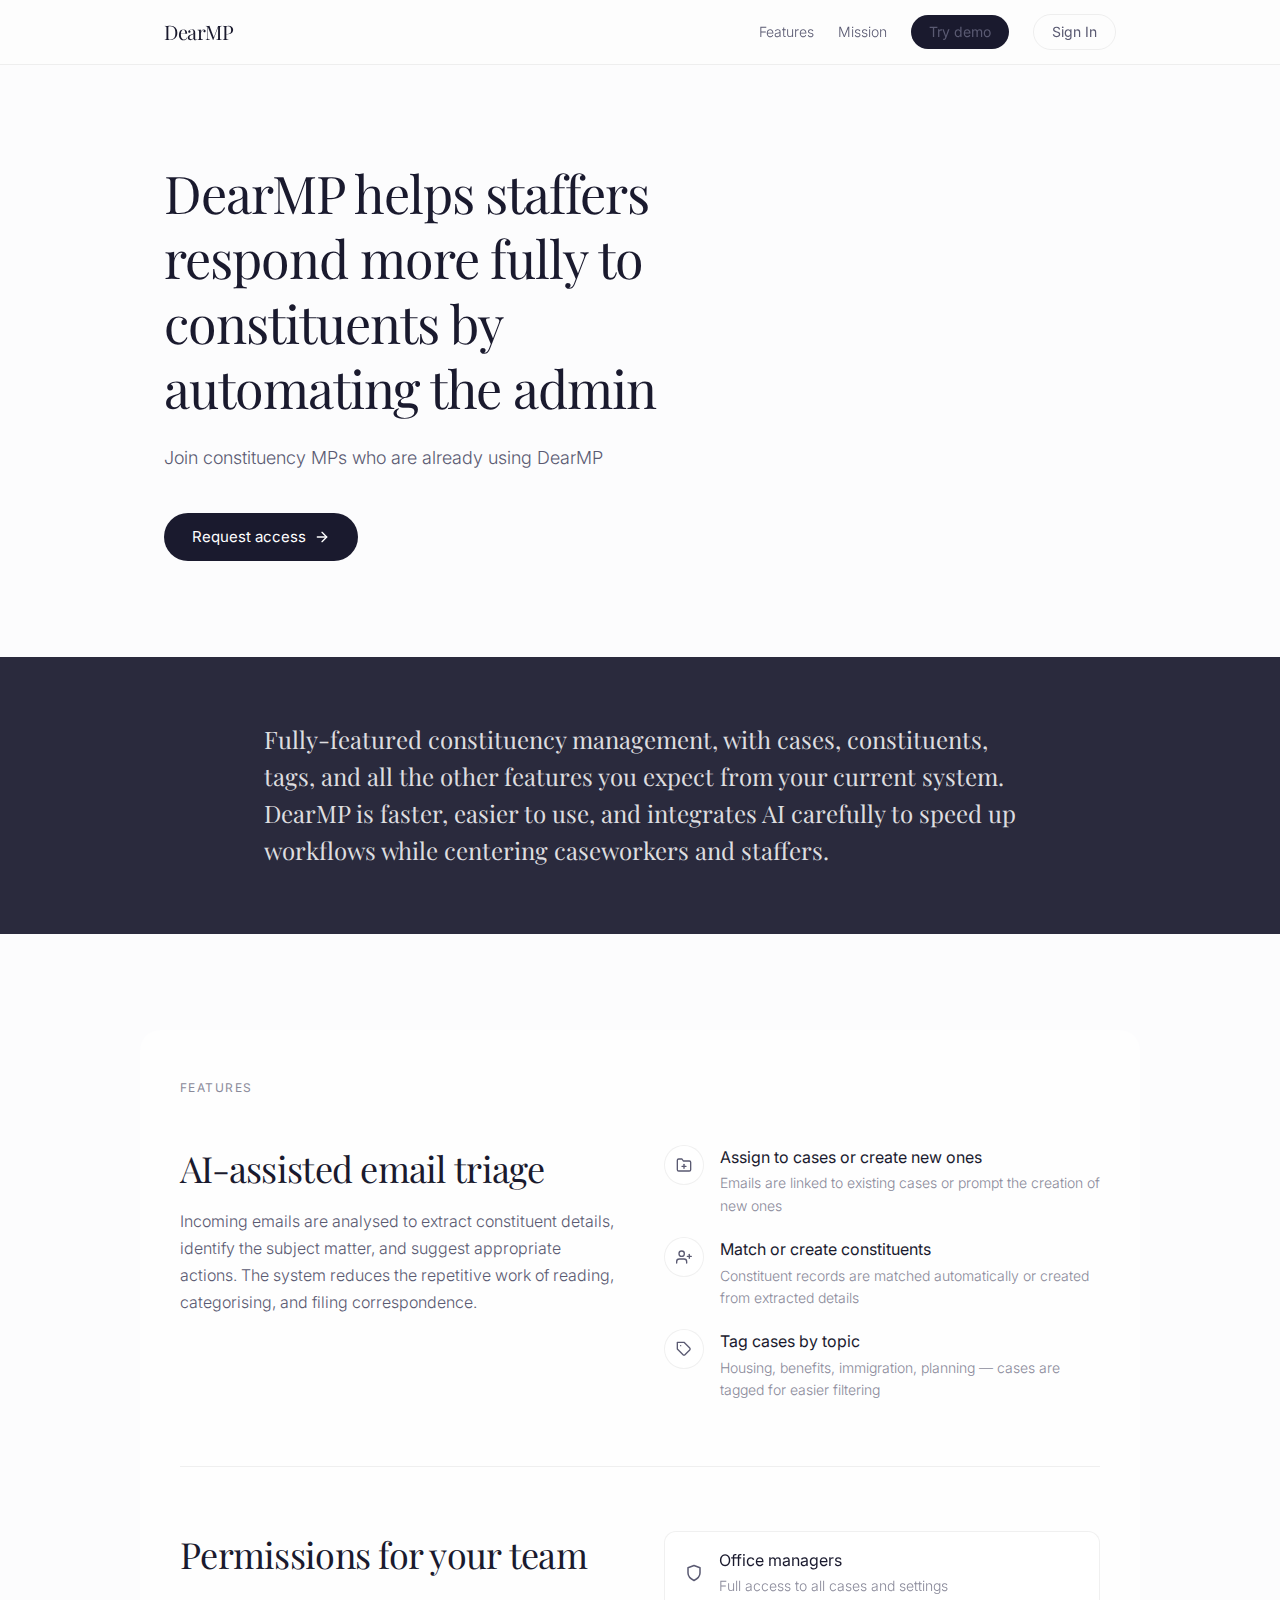
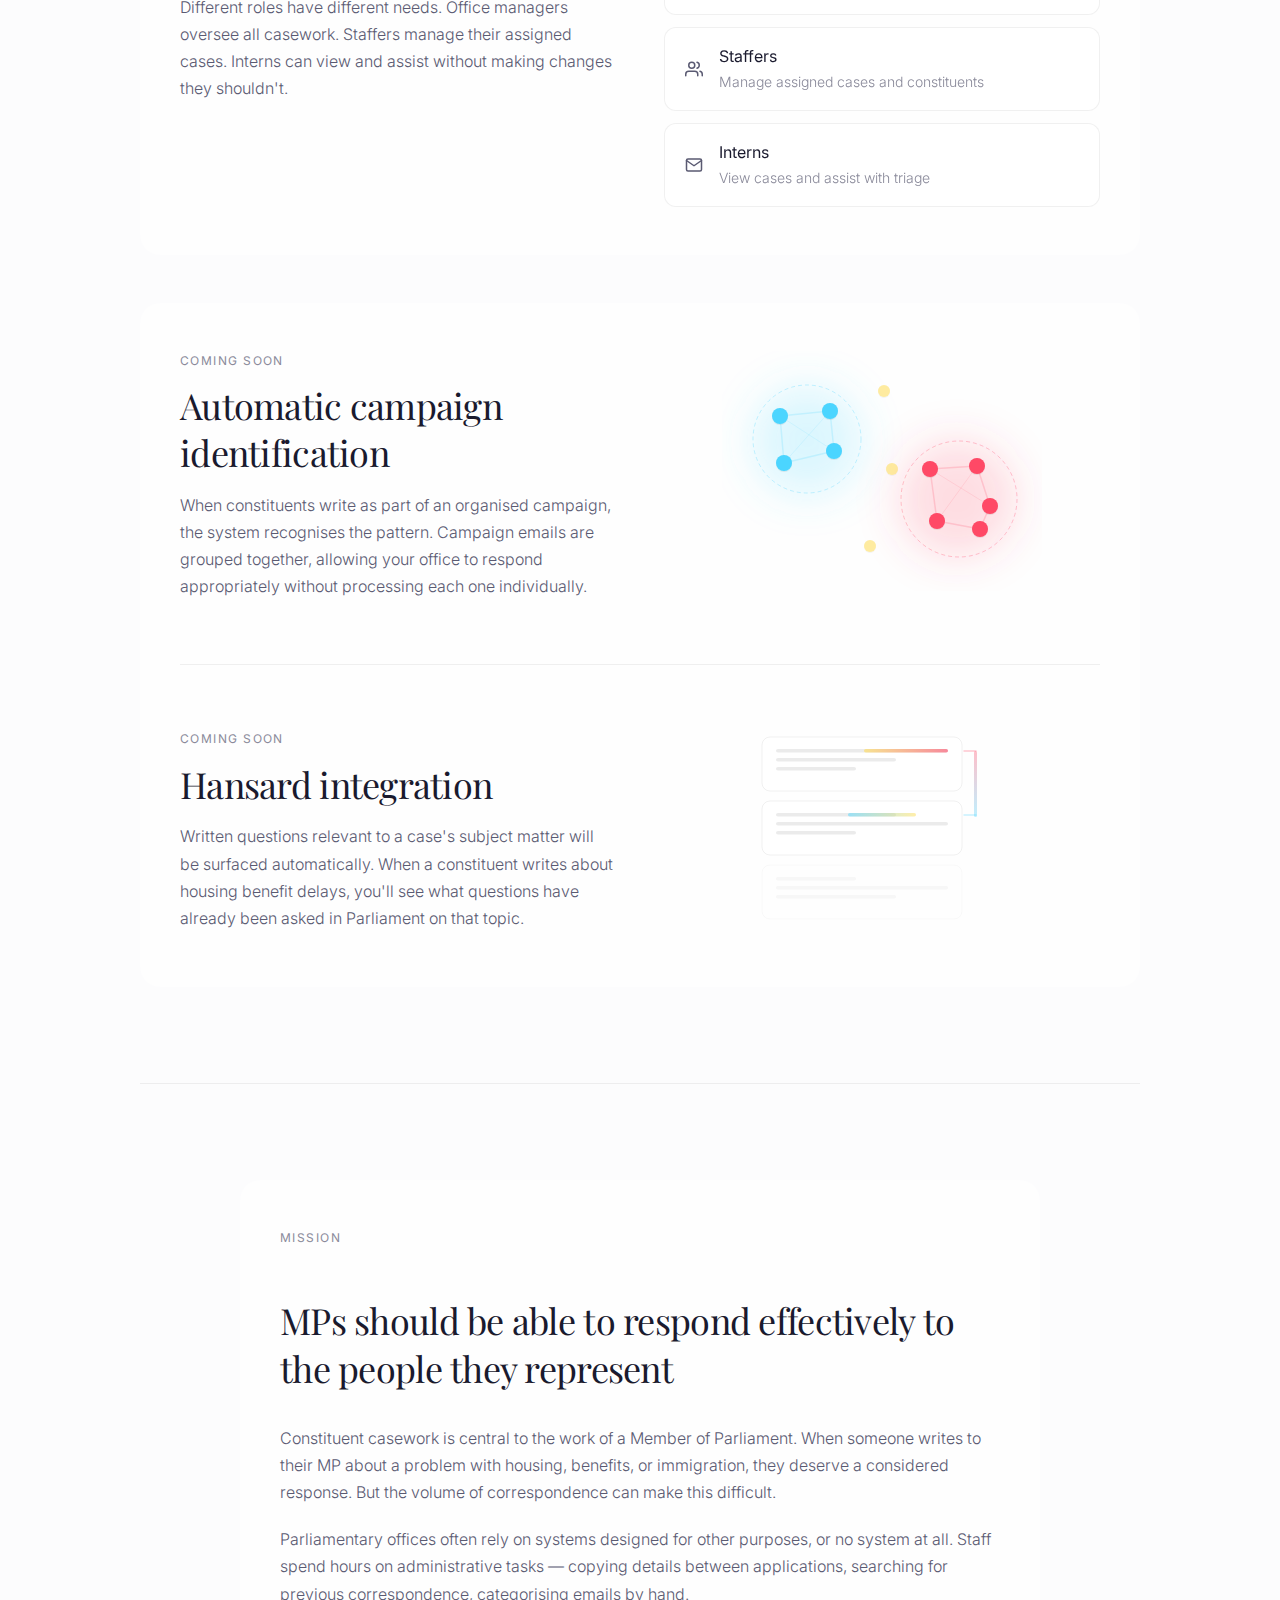
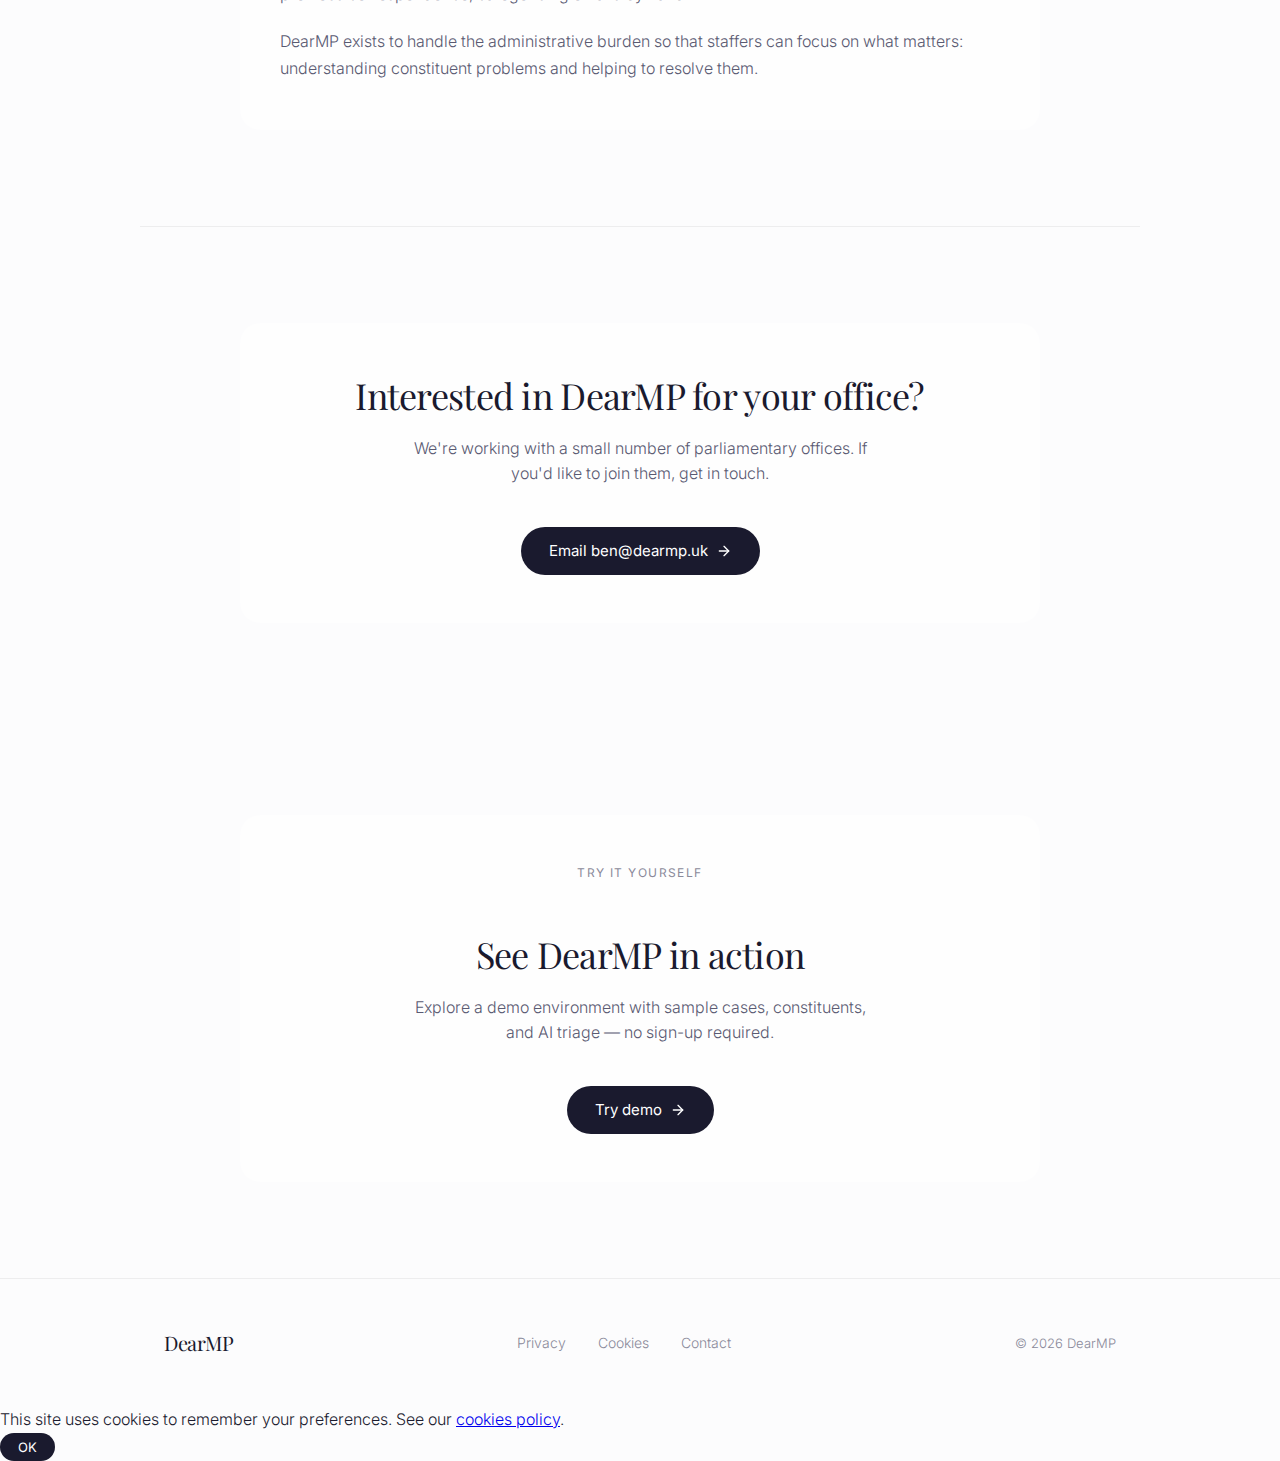
<file: index.html>
<!DOCTYPE html>
<html lang="en">
<head>
  <meta charset="UTF-8" />
  <meta name="viewport" content="width=device-width, initial-scale=1.0" />
  <title>DearMP — Casework software for MP offices</title>
  <meta name="description" content="DearMP helps staffers respond more fully to constituents by automating the admin." />
  <link rel="preconnect" href="https://fonts.googleapis.com" />
  <link rel="preconnect" href="https://fonts.gstatic.com" crossorigin />
  <link href="https://fonts.googleapis.com/css2?family=Inter:wght@300;400;500&family=Playfair+Display:ital,wght@0,300;0,400;1,300;1,400&display=swap" rel="stylesheet" />
  <link rel="icon" type="image/svg+xml" href="favicon.svg" />
  <link rel="stylesheet" href="style.css?v=3" />
</head>
<body>

  <!-- Gradient orbs background -->
  <div class="gradient-bg" aria-hidden="true">
    <div class="orb orb-pink"></div>
    <div class="orb orb-blue"></div>
    <div class="orb orb-green"></div>
    <div class="orb orb-lavender"></div>
    <div class="orb orb-peach"></div>
    <div class="orb orb-mint"></div>
  </div>

  <!-- Navigation -->
  <nav class="nav">
    <div class="nav-inner">
      <a href="/" class="logo">DearMP</a>
      <div class="nav-links">
        <a href="#features">Features</a>
        <a href="#mission">Mission</a>
        <a href="https://app.dearmp.uk/demo-signup" class="btn btn-sm btn-primary">Try demo</a>
        <a href="https://app.dearmp.uk" class="btn btn-sm btn-outline">Sign In</a>
      </div>
    </div>
  </nav>

  <!-- Hero -->
  <section class="hero">
    <div class="container">
      <div class="hero-text">
        <h1 class="hero-title">
          DearMP helps staffers respond more fully to constituents by automating the admin
        </h1>
        <p class="hero-sub">
          Join constituency MPs who are already using DearMP
        </p>
        <a href="mailto:ben@dearmp.uk" class="btn btn-primary">
          Request access
          <svg width="16" height="16" viewBox="0 0 24 24" fill="none" stroke="currentColor" stroke-width="2" stroke-linecap="round" stroke-linejoin="round"><line x1="5" y1="12" x2="19" y2="12"/><polyline points="12 5 19 12 12 19"/></svg>
        </a>
      </div>
    </div>
  </section>

  <!-- Banner -->
  <section class="banner">
    <div class="container narrow">
      <p class="banner-text">
        Fully-featured constituency management, with cases, constituents, tags, and all the other features you expect from your current system. DearMP is faster, easier to use, and integrates AI carefully to speed up workflows while centering caseworkers and staffers.
      </p>
    </div>
  </section>

  <!-- Features -->
  <section id="features" class="section">
    <div class="container section-overlay">
      <p class="section-label">Features</p>

      <!-- Feature 1: AI-assisted email triage -->
      <div class="feature">
        <div class="feature-grid">
          <div>
            <h2 class="feature-title">AI-assisted email triage</h2>
            <p class="feature-desc">
              Incoming emails are analysed to extract constituent details, identify the subject matter, and suggest appropriate actions. The system reduces the repetitive work of reading, categorising, and filing correspondence.
            </p>
          </div>
          <div class="feature-items">
            <div class="feature-item">
              <div class="icon-circle">
                <svg width="16" height="16" viewBox="0 0 24 24" fill="none" stroke="currentColor" stroke-width="2" stroke-linecap="round" stroke-linejoin="round"><path d="M22 19a2 2 0 0 1-2 2H4a2 2 0 0 1-2-2V5a2 2 0 0 1 2-2h5l2 3h9a2 2 0 0 1 2 2z"/><line x1="12" y1="11" x2="12" y2="17"/><line x1="9" y1="14" x2="15" y2="14"/></svg>
              </div>
              <div>
                <p class="item-title">Assign to cases or create new ones</p>
                <p class="item-desc">Emails are linked to existing cases or prompt the creation of new ones</p>
              </div>
            </div>
            <div class="feature-item">
              <div class="icon-circle">
                <svg width="16" height="16" viewBox="0 0 24 24" fill="none" stroke="currentColor" stroke-width="2" stroke-linecap="round" stroke-linejoin="round"><path d="M16 21v-2a4 4 0 0 0-4-4H5a4 4 0 0 0-4 4v2"/><circle cx="8.5" cy="7" r="4"/><line x1="20" y1="8" x2="20" y2="14"/><line x1="23" y1="11" x2="17" y2="11"/></svg>
              </div>
              <div>
                <p class="item-title">Match or create constituents</p>
                <p class="item-desc">Constituent records are matched automatically or created from extracted details</p>
              </div>
            </div>
            <div class="feature-item">
              <div class="icon-circle">
                <svg width="16" height="16" viewBox="0 0 24 24" fill="none" stroke="currentColor" stroke-width="2" stroke-linecap="round" stroke-linejoin="round"><path d="M20.59 13.41l-7.17 7.17a2 2 0 0 1-2.83 0L2 12V2h10l8.59 8.59a2 2 0 0 1 0 2.82z"/><line x1="7" y1="7" x2="7.01" y2="7"/></svg>
              </div>
              <div>
                <p class="item-title">Tag cases by topic</p>
                <p class="item-desc">Housing, benefits, immigration, planning — cases are tagged for easier filtering</p>
              </div>
            </div>
          </div>
        </div>
      </div>

      <hr class="divider-inner" />

      <!-- Feature 2: Permissions (moved up) -->
      <div class="feature">
        <div class="feature-grid">
          <div>
            <h2 class="feature-title">Permissions for your team</h2>
            <p class="feature-desc">
              Different roles have different needs. Office managers oversee all casework. Staffers manage their assigned cases. Interns can view and assist without making changes they shouldn't.
            </p>
          </div>
          <div class="role-cards">
            <div class="role-card">
              <svg width="18" height="18" viewBox="0 0 24 24" fill="none" stroke="currentColor" stroke-width="2" stroke-linecap="round" stroke-linejoin="round"><path d="M12 22s8-4 8-10V5l-8-3-8 3v7c0 6 8 10 8 10z"/></svg>
              <div>
                <p class="item-title">Office managers</p>
                <p class="item-desc">Full access to all cases and settings</p>
              </div>
            </div>
            <div class="role-card">
              <svg width="18" height="18" viewBox="0 0 24 24" fill="none" stroke="currentColor" stroke-width="2" stroke-linecap="round" stroke-linejoin="round"><path d="M17 21v-2a4 4 0 0 0-4-4H5a4 4 0 0 0-4 4v2"/><circle cx="9" cy="7" r="4"/><path d="M23 21v-2a4 4 0 0 0-3-3.87"/><path d="M16 3.13a4 4 0 0 1 0 7.75"/></svg>
              <div>
                <p class="item-title">Staffers</p>
                <p class="item-desc">Manage assigned cases and constituents</p>
              </div>
            </div>
            <div class="role-card">
              <svg width="18" height="18" viewBox="0 0 24 24" fill="none" stroke="currentColor" stroke-width="2" stroke-linecap="round" stroke-linejoin="round"><path d="M4 4h16c1.1 0 2 .9 2 2v12c0 1.1-.9 2-2 2H4c-1.1 0-2-.9-2-2V6c0-1.1.9-2 2-2z"/><polyline points="22,6 12,13 2,6"/></svg>
              <div>
                <p class="item-title">Interns</p>
                <p class="item-desc">View cases and assist with triage</p>
              </div>
            </div>
          </div>
        </div>
      </div>

    </div>

    <div class="container section-overlay section-overlay-second">
      <!-- Feature 3: Campaign identification (now with Coming soon) -->
      <div class="feature">
        <div class="feature-grid">
          <div>
            <p class="coming-soon">Coming soon</p>
            <h2 class="feature-title">Automatic campaign identification</h2>
            <p class="feature-desc">
              When constituents write as part of an organised campaign, the system recognises the pattern. Campaign emails are grouped together, allowing your office to respond appropriately without processing each one individually.
            </p>
          </div>
          <!-- Campaign diagram: clustered nodes with identification boundaries -->
          <div class="diagram" aria-hidden="true">
            <svg width="320" height="240" viewBox="0 0 320 240" fill="none" xmlns="http://www.w3.org/2000/svg">
              <defs>
                <filter id="cg" x="-100%" y="-100%" width="300%" height="300%"><feGaussianBlur in="SourceGraphic" stdDeviation="20"/></filter>
                <filter id="cd" x="-50%" y="-50%" width="200%" height="200%"><feDropShadow dx="0" dy="0.5" stdDeviation="0.5" flood-opacity="0.15"/></filter>
              </defs>
              <!-- Blue cluster glow -->
              <circle cx="85" cy="90" r="55" fill="rgba(75,213,255,0.2)" filter="url(#cg)"/>
              <!-- Pink cluster glow -->
              <circle cx="235" cy="148" r="60" fill="rgba(255,72,102,0.18)" filter="url(#cg)"/>
              <!-- Blue cluster boundary -->
              <circle cx="85" cy="88" r="54" fill="none" stroke="#4BD5FF" stroke-width="1" stroke-dasharray="4 3" opacity="0.3"/>
              <!-- Blue connections -->
              <line x1="58" y1="65" x2="108" y2="60" stroke="#4BD5FF" stroke-width="1.5" opacity="0.2"/>
              <line x1="108" y1="60" x2="112" y2="100" stroke="#4BD5FF" stroke-width="1.5" opacity="0.2"/>
              <line x1="58" y1="65" x2="62" y2="112" stroke="#4BD5FF" stroke-width="1.5" opacity="0.2"/>
              <line x1="62" y1="112" x2="112" y2="100" stroke="#4BD5FF" stroke-width="1.5" opacity="0.2"/>
              <line x1="58" y1="65" x2="112" y2="100" stroke="#4BD5FF" stroke-width="1" opacity="0.12"/>
              <line x1="108" y1="60" x2="62" y2="112" stroke="#4BD5FF" stroke-width="1" opacity="0.12"/>
              <!-- Blue dots -->
              <circle cx="58" cy="65" r="8" fill="#4BD5FF" filter="url(#cd)"/>
              <circle cx="108" cy="60" r="8" fill="#4BD5FF" filter="url(#cd)"/>
              <circle cx="112" cy="100" r="8" fill="#4BD5FF" filter="url(#cd)"/>
              <circle cx="62" cy="112" r="8" fill="#4BD5FF" filter="url(#cd)"/>
              <!-- Pink cluster boundary -->
              <circle cx="237" cy="148" r="58" fill="none" stroke="#FF4866" stroke-width="1" stroke-dasharray="4 3" opacity="0.3"/>
              <!-- Pink connections -->
              <line x1="208" y1="118" x2="255" y2="115" stroke="#FF4866" stroke-width="1.5" opacity="0.2"/>
              <line x1="255" y1="115" x2="268" y2="155" stroke="#FF4866" stroke-width="1.5" opacity="0.2"/>
              <line x1="208" y1="118" x2="215" y2="170" stroke="#FF4866" stroke-width="1.5" opacity="0.2"/>
              <line x1="215" y1="170" x2="258" y2="178" stroke="#FF4866" stroke-width="1.5" opacity="0.2"/>
              <line x1="258" y1="178" x2="268" y2="155" stroke="#FF4866" stroke-width="1.5" opacity="0.2"/>
              <line x1="255" y1="115" x2="215" y2="170" stroke="#FF4866" stroke-width="1" opacity="0.12"/>
              <line x1="208" y1="118" x2="268" y2="155" stroke="#FF4866" stroke-width="1" opacity="0.12"/>
              <!-- Pink dots -->
              <circle cx="208" cy="118" r="8" fill="#FF4866" filter="url(#cd)"/>
              <circle cx="255" cy="115" r="8" fill="#FF4866" filter="url(#cd)"/>
              <circle cx="268" cy="155" r="8" fill="#FF4866" filter="url(#cd)"/>
              <circle cx="215" cy="170" r="8" fill="#FF4866" filter="url(#cd)"/>
              <circle cx="258" cy="178" r="8" fill="#FF4866" filter="url(#cd)"/>
              <!-- Scattered yellow dots (unclustered) -->
              <circle cx="162" cy="40" r="6" fill="#FFDD55" opacity="0.55" filter="url(#cd)"/>
              <circle cx="148" cy="195" r="6" fill="#FFDD55" opacity="0.55" filter="url(#cd)"/>
              <circle cx="170" cy="118" r="6" fill="#FFDD55" opacity="0.55" filter="url(#cd)"/>
            </svg>
          </div>
        </div>
      </div>

      <hr class="divider-inner" />

      <!-- Feature 4: Hansard integration (Coming soon) -->
      <div class="feature">
        <div class="feature-grid">
          <div>
            <p class="coming-soon">Coming soon</p>
            <h2 class="feature-title">Hansard integration</h2>
            <p class="feature-desc">
              Written questions relevant to a case's subject matter will be surfaced automatically. When a constituent writes about housing benefit delays, you'll see what questions have already been asked in Parliament on that topic.
            </p>
          </div>
          <!-- Hansard diagram: stacked documents with highlighted matching lines -->
          <div class="diagram" aria-hidden="true">
            <svg width="260" height="210" viewBox="0 0 260 210" fill="none" xmlns="http://www.w3.org/2000/svg">
              <defs>
                <linearGradient id="hhl1" x1="0" y1="0.5" x2="1" y2="0.5"><stop stop-color="#FFDD55"/><stop offset="1" stop-color="#FF4866"/></linearGradient>
                <linearGradient id="hhl2" x1="0" y1="0.5" x2="1" y2="0.5"><stop stop-color="#4BD5FF"/><stop offset="1" stop-color="#FFDD55"/></linearGradient>
                <linearGradient id="hcon" x1="0.5" y1="0" x2="0.5" y2="1"><stop stop-color="#FF4866" stop-opacity="0.35"/><stop offset="1" stop-color="#4BD5FF" stop-opacity="0.35"/></linearGradient>
              </defs>
              <!-- Document 1 -->
              <rect x="10" y="8" width="200" height="54" rx="8" fill="rgba(255,255,255,0.85)" stroke="rgba(0,0,0,0.06)" stroke-width="1"/>
              <rect x="24" y="20" width="172" height="3.5" rx="1.75" fill="rgba(0,0,0,0.08)"/>
              <rect x="24" y="29" width="120" height="3.5" rx="1.75" fill="rgba(0,0,0,0.08)"/>
              <rect x="24" y="38" width="80" height="3.5" rx="1.75" fill="rgba(0,0,0,0.08)"/>
              <rect x="112" y="20" width="84" height="3.5" rx="1.75" fill="url(#hhl1)" opacity="0.6"/>
              <!-- Document 2 -->
              <rect x="10" y="72" width="200" height="54" rx="8" fill="rgba(255,255,255,0.85)" stroke="rgba(0,0,0,0.06)" stroke-width="1"/>
              <rect x="24" y="84" width="120" height="3.5" rx="1.75" fill="rgba(0,0,0,0.08)"/>
              <rect x="24" y="93" width="172" height="3.5" rx="1.75" fill="rgba(0,0,0,0.08)"/>
              <rect x="24" y="102" width="80" height="3.5" rx="1.75" fill="rgba(0,0,0,0.08)"/>
              <rect x="96" y="84" width="68" height="3.5" rx="1.75" fill="url(#hhl2)" opacity="0.5"/>
              <!-- Document 3 (dimmed — no match) -->
              <g opacity="0.4">
                <rect x="10" y="136" width="200" height="54" rx="8" fill="rgba(255,255,255,0.85)" stroke="rgba(0,0,0,0.06)" stroke-width="1"/>
                <rect x="24" y="148" width="80" height="3.5" rx="1.75" fill="rgba(0,0,0,0.08)"/>
                <rect x="24" y="157" width="172" height="3.5" rx="1.75" fill="rgba(0,0,0,0.08)"/>
                <rect x="24" y="166" width="120" height="3.5" rx="1.75" fill="rgba(0,0,0,0.08)"/>
              </g>
              <!-- Connector between matched highlights -->
              <rect x="222" y="22" width="3" height="66" rx="1.5" fill="url(#hcon)"/>
              <line x1="212" y1="22" x2="224" y2="22" stroke="#FF4866" stroke-width="1.5" stroke-linecap="round" opacity="0.3"/>
              <line x1="212" y1="86" x2="224" y2="86" stroke="#4BD5FF" stroke-width="1.5" stroke-linecap="round" opacity="0.3"/>
            </svg>
          </div>
        </div>
      </div>
    </div>
  </section>

  <hr class="divider" />

  <!-- Mission -->
  <section id="mission" class="section">
    <div class="container narrow section-overlay">
      <p class="section-label">Mission</p>
      <h2 class="mission-title">
        MPs should be able to respond effectively to the people they represent
      </h2>
      <div class="mission-text">
        <p>
          Constituent casework is central to the work of a Member of Parliament. When someone writes to their MP about a problem with housing, benefits, or immigration, they deserve a considered response. But the volume of correspondence can make this difficult.
        </p>
        <p>
          Parliamentary offices often rely on systems designed for other purposes, or no system at all. Staff spend hours on administrative tasks — copying details between applications, searching for previous correspondence, categorising emails by hand.
        </p>
        <p>
          DearMP exists to handle the administrative burden so that staffers can focus on what matters: understanding constituent problems and helping to resolve them.
        </p>
      </div>
    </div>
  </section>

  <hr class="divider" />

  <!-- CTA -->
  <section id="cta" class="section cta-section">
    <div class="container narrow text-center section-overlay">
      <h2 class="cta-title">Interested in DearMP for your office?</h2>
      <p class="cta-sub">
        We're working with a small number of parliamentary offices. If you'd like to join them, get in touch.
      </p>
      <a href="mailto:ben@dearmp.uk" class="btn btn-primary">
        Email ben@dearmp.uk
        <svg width="16" height="16" viewBox="0 0 24 24" fill="none" stroke="currentColor" stroke-width="2" stroke-linecap="round" stroke-linejoin="round"><line x1="5" y1="12" x2="19" y2="12"/><polyline points="12 5 19 12 12 19"/></svg>
      </a>
    </div>
  </section>

  <!-- Demo CTA -->
  <section class="section demo-section">
    <div class="container narrow text-center section-overlay">
      <p class="section-label">Try it yourself</p>
      <h2 class="cta-title">See DearMP in action</h2>
      <p class="cta-sub">
        Explore a demo environment with sample cases, constituents, and AI triage — no sign-up required.
      </p>
      <a href="https://app.dearmp.uk/demo-signup" class="btn btn-primary">
        Try demo
        <svg width="16" height="16" viewBox="0 0 24 24" fill="none" stroke="currentColor" stroke-width="2" stroke-linecap="round" stroke-linejoin="round"><line x1="5" y1="12" x2="19" y2="12"/><polyline points="12 5 19 12 12 19"/></svg>
      </a>
    </div>
  </section>

  <!-- Footer -->
  <footer class="footer">
    <div class="container">
      <div class="footer-inner">
        <a href="/" class="logo">DearMP</a>
        <div class="footer-links">
          <a href="/privacy">Privacy</a>
          <a href="/cookies">Cookies</a>
          <a href="mailto:ben@dearmp.uk">Contact</a>
        </div>
        <p class="copyright">&copy; 2026 DearMP</p>
      </div>
    </div>
  </footer>

  <!-- Cookie banner -->
  <div id="cookie-banner" class="cookie-banner">
    <p>This site uses cookies to remember your preferences. See our <a href="/cookies">cookies policy</a>.</p>
    <button onclick="document.getElementById('cookie-banner').classList.add('cookie-banner-hidden');localStorage.setItem('dearmp-cookies','1')" class="btn btn-sm btn-primary">OK</button>
  </div>
  <script>if(localStorage.getItem('dearmp-cookies'))document.getElementById('cookie-banner').classList.add('cookie-banner-hidden')</script>

</body>
</html>
</file>
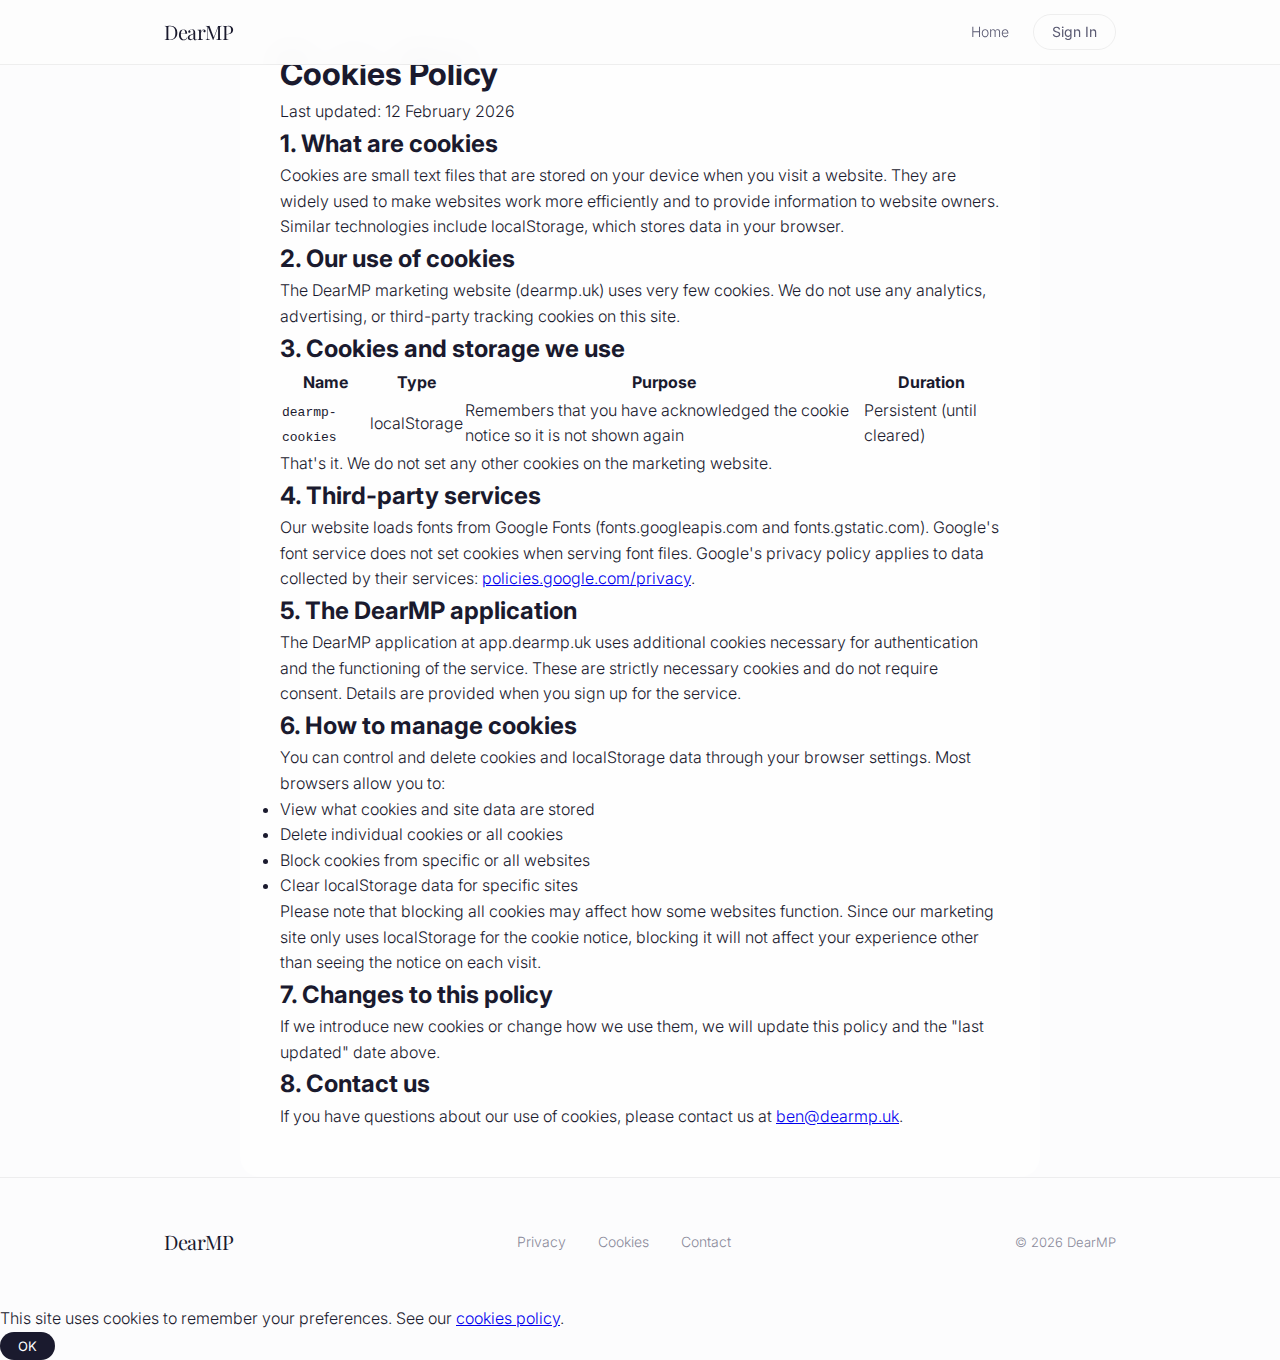
<file: cookies.html>
<!DOCTYPE html>
<html lang="en">
<head>
  <meta charset="UTF-8" />
  <meta name="viewport" content="width=device-width, initial-scale=1.0" />
  <title>Cookies Policy — DearMP</title>
  <meta name="description" content="DearMP cookies policy. What cookies we use and how to manage them." />
  <link rel="preconnect" href="https://fonts.googleapis.com" />
  <link rel="preconnect" href="https://fonts.gstatic.com" crossorigin />
  <link href="https://fonts.googleapis.com/css2?family=Inter:wght@300;400;500&family=Playfair+Display:ital,wght@0,300;0,400;1,300;1,400&display=swap" rel="stylesheet" />
  <link rel="icon" type="image/svg+xml" href="favicon.svg" />
  <link rel="stylesheet" href="style.css?v=3" />
</head>
<body>

  <!-- Gradient orbs background -->
  <div class="gradient-bg" aria-hidden="true">
    <div class="orb orb-pink"></div>
    <div class="orb orb-blue"></div>
    <div class="orb orb-green"></div>
    <div class="orb orb-lavender"></div>
    <div class="orb orb-peach"></div>
    <div class="orb orb-mint"></div>
  </div>

  <!-- Navigation -->
  <nav class="nav">
    <div class="nav-inner">
      <a href="/" class="logo">DearMP</a>
      <div class="nav-links">
        <a href="/">Home</a>
        <a href="https://app.dearmp.uk" class="btn btn-sm btn-outline">Sign In</a>
      </div>
    </div>
  </nav>

  <!-- Policy content -->
  <section class="policy-page">
    <div class="container narrow section-overlay">
      <h1 class="policy-title">Cookies Policy</h1>
      <p class="policy-updated">Last updated: 12 February 2026</p>

      <div class="policy-content">
        <h2>1. What are cookies</h2>
        <p>
          Cookies are small text files that are stored on your device when you visit a website. They are widely used to make websites work more efficiently and to provide information to website owners. Similar technologies include localStorage, which stores data in your browser.
        </p>

        <h2>2. Our use of cookies</h2>
        <p>
          The DearMP marketing website (dearmp.uk) uses very few cookies. We do not use any analytics, advertising, or third-party tracking cookies on this site.
        </p>

        <h2>3. Cookies and storage we use</h2>

        <table class="cookie-table">
          <thead>
            <tr>
              <th>Name</th>
              <th>Type</th>
              <th>Purpose</th>
              <th>Duration</th>
            </tr>
          </thead>
          <tbody>
            <tr>
              <td><code>dearmp-cookies</code></td>
              <td>localStorage</td>
              <td>Remembers that you have acknowledged the cookie notice so it is not shown again</td>
              <td>Persistent (until cleared)</td>
            </tr>
          </tbody>
        </table>

        <p>
          That's it. We do not set any other cookies on the marketing website.
        </p>

        <h2>4. Third-party services</h2>
        <p>
          Our website loads fonts from Google Fonts (fonts.googleapis.com and fonts.gstatic.com). Google's font service does not set cookies when serving font files. Google's privacy policy applies to data collected by their services: <a href="https://policies.google.com/privacy" target="_blank" rel="noopener">policies.google.com/privacy</a>.
        </p>

        <h2>5. The DearMP application</h2>
        <p>
          The DearMP application at app.dearmp.uk uses additional cookies necessary for authentication and the functioning of the service. These are strictly necessary cookies and do not require consent. Details are provided when you sign up for the service.
        </p>

        <h2>6. How to manage cookies</h2>
        <p>
          You can control and delete cookies and localStorage data through your browser settings. Most browsers allow you to:
        </p>
        <ul>
          <li>View what cookies and site data are stored</li>
          <li>Delete individual cookies or all cookies</li>
          <li>Block cookies from specific or all websites</li>
          <li>Clear localStorage data for specific sites</li>
        </ul>
        <p>
          Please note that blocking all cookies may affect how some websites function. Since our marketing site only uses localStorage for the cookie notice, blocking it will not affect your experience other than seeing the notice on each visit.
        </p>

        <h2>7. Changes to this policy</h2>
        <p>
          If we introduce new cookies or change how we use them, we will update this policy and the "last updated" date above.
        </p>

        <h2>8. Contact us</h2>
        <p>
          If you have questions about our use of cookies, please contact us at <a href="mailto:ben@dearmp.uk">ben@dearmp.uk</a>.
        </p>
      </div>
    </div>
  </section>

  <!-- Footer -->
  <footer class="footer">
    <div class="container">
      <div class="footer-inner">
        <a href="/" class="logo">DearMP</a>
        <div class="footer-links">
          <a href="/privacy">Privacy</a>
          <a href="/cookies">Cookies</a>
          <a href="mailto:ben@dearmp.uk">Contact</a>
        </div>
        <p class="copyright">&copy; 2026 DearMP</p>
      </div>
    </div>
  </footer>

  <!-- Cookie banner -->
  <div id="cookie-banner" class="cookie-banner">
    <p>This site uses cookies to remember your preferences. See our <a href="/cookies">cookies policy</a>.</p>
    <button onclick="document.getElementById('cookie-banner').classList.add('cookie-banner-hidden');localStorage.setItem('dearmp-cookies','1')" class="btn btn-sm btn-primary">OK</button>
  </div>
  <script>if(localStorage.getItem('dearmp-cookies'))document.getElementById('cookie-banner').classList.add('cookie-banner-hidden')</script>

</body>
</html>
</file>
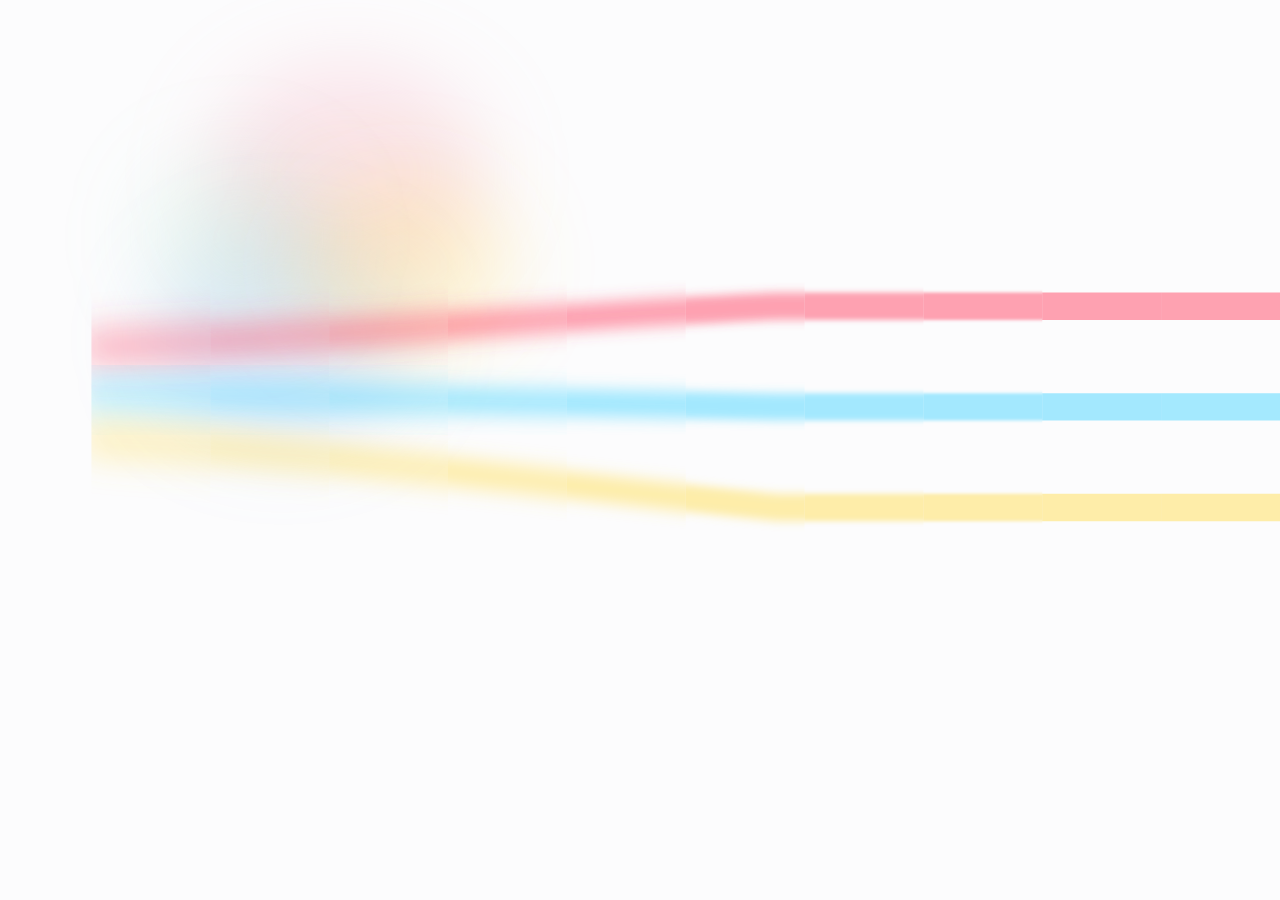
<file: hero-visual.html>
<!DOCTYPE html>
<html lang="en">
<head>
  <meta charset="UTF-8" />
  <meta name="viewport" content="width=device-width, initial-scale=1.0" />
  <title>Hero Visual — DearMP</title>
  <link rel="stylesheet" href="style.css" />
  <link rel="stylesheet" href="hero-visual.css" />
  <style>html, body { min-height: 50vh; }</style>
</head>
<body>

  <div class="hero-visual" aria-hidden="true">
    <svg viewBox="0 0 1400 600" preserveAspectRatio="xMidYMid slice" fill="none" xmlns="http://www.w3.org/2000/svg">
      <defs>
        <filter id="hv-b" x="-100%" y="-100%" width="300%" height="300%"><feGaussianBlur in="SourceGraphic" stdDeviation="45"/></filter>

        <!-- Progressive-blur: 10 blur levels, heavy→none -->
        <filter id="gbl-0" x="-200%" y="-200%" width="500%" height="500%"><feGaussianBlur in="SourceGraphic" stdDeviation="20"/></filter>
        <filter id="gbl-1" x="-200%" y="-200%" width="500%" height="500%"><feGaussianBlur in="SourceGraphic" stdDeviation="17"/></filter>
        <filter id="gbl-2" x="-200%" y="-200%" width="500%" height="500%"><feGaussianBlur in="SourceGraphic" stdDeviation="14"/></filter>
        <filter id="gbl-3" x="-200%" y="-200%" width="500%" height="500%"><feGaussianBlur in="SourceGraphic" stdDeviation="11"/></filter>
        <filter id="gbl-4" x="-200%" y="-200%" width="500%" height="500%"><feGaussianBlur in="SourceGraphic" stdDeviation="8"/></filter>
        <filter id="gbl-5" x="-200%" y="-200%" width="500%" height="500%"><feGaussianBlur in="SourceGraphic" stdDeviation="5"/></filter>
        <filter id="gbl-6" x="-200%" y="-200%" width="500%" height="500%"><feGaussianBlur in="SourceGraphic" stdDeviation="3"/></filter>
        <filter id="gbl-7" x="-200%" y="-200%" width="500%" height="500%"><feGaussianBlur in="SourceGraphic" stdDeviation="1.5"/></filter>
        <filter id="gbl-8" x="-100%" y="-100%" width="300%" height="300%"><feGaussianBlur in="SourceGraphic" stdDeviation="0.5"/></filter>

        <!-- Progressive-blur clip strips (x=100→1400, full height) -->
        <clipPath id="pb-c0"><rect x="100"  y="0" width="130" height="600"/></clipPath>
        <clipPath id="pb-c1"><rect x="230"  y="0" width="130" height="600"/></clipPath>
        <clipPath id="pb-c2"><rect x="360"  y="0" width="130" height="600"/></clipPath>
        <clipPath id="pb-c3"><rect x="490"  y="0" width="130" height="600"/></clipPath>
        <clipPath id="pb-c4"><rect x="620"  y="0" width="130" height="600"/></clipPath>
        <clipPath id="pb-c5"><rect x="750"  y="0" width="130" height="600"/></clipPath>
        <clipPath id="pb-c6"><rect x="880"  y="0" width="130" height="600"/></clipPath>
        <clipPath id="pb-c7"><rect x="1010" y="0" width="130" height="600"/></clipPath>
        <clipPath id="pb-c8"><rect x="1140" y="0" width="130" height="600"/></clipPath>
        <clipPath id="pb-c9"><rect x="1270" y="0" width="130" height="600"/></clipPath>
      </defs>

      <!-- Fuzzy mixed colour blobs -->
      <ellipse cx="380" cy="190" rx="150" ry="120" fill="rgba(244,170,184,0.3)" filter="url(#hv-b)"/>
      <ellipse cx="310" cy="370" rx="140" ry="110" fill="rgba(162,195,244,0.3)" filter="url(#hv-b)"/>
      <ellipse cx="440" cy="290" rx="120" ry="100" fill="rgba(255,221,85,0.25)" filter="url(#hv-b)"/>
      <ellipse cx="260" cy="260" rx="100" ry="90" fill="rgba(162,228,199,0.22)" filter="url(#hv-b)"/>

      <!-- Progressive-blur line 1 (pink): blurred left → crisp right -->
      <path d="M100,380 C350,370 600,345 850,335 L1400,335" stroke="#FF4866" stroke-width="30" fill="none" stroke-opacity="0.5" stroke-linecap="round" filter="url(#gbl-0)" clip-path="url(#pb-c0)"/>
      <path d="M100,380 C350,370 600,345 850,335 L1400,335" stroke="#FF4866" stroke-width="30" fill="none" stroke-opacity="0.5" stroke-linecap="round" filter="url(#gbl-1)" clip-path="url(#pb-c1)"/>
      <path d="M100,380 C350,370 600,345 850,335 L1400,335" stroke="#FF4866" stroke-width="30" fill="none" stroke-opacity="0.5" stroke-linecap="round" filter="url(#gbl-2)" clip-path="url(#pb-c2)"/>
      <path d="M100,380 C350,370 600,345 850,335 L1400,335" stroke="#FF4866" stroke-width="30" fill="none" stroke-opacity="0.5" stroke-linecap="round" filter="url(#gbl-3)" clip-path="url(#pb-c3)"/>
      <path d="M100,380 C350,370 600,345 850,335 L1400,335" stroke="#FF4866" stroke-width="30" fill="none" stroke-opacity="0.5" stroke-linecap="round" filter="url(#gbl-4)" clip-path="url(#pb-c4)"/>
      <path d="M100,380 C350,370 600,345 850,335 L1400,335" stroke="#FF4866" stroke-width="30" fill="none" stroke-opacity="0.5" stroke-linecap="round" filter="url(#gbl-5)" clip-path="url(#pb-c5)"/>
      <path d="M100,380 C350,370 600,345 850,335 L1400,335" stroke="#FF4866" stroke-width="30" fill="none" stroke-opacity="0.5" stroke-linecap="round" filter="url(#gbl-6)" clip-path="url(#pb-c6)"/>
      <path d="M100,380 C350,370 600,345 850,335 L1400,335" stroke="#FF4866" stroke-width="30" fill="none" stroke-opacity="0.5" stroke-linecap="round" filter="url(#gbl-7)" clip-path="url(#pb-c7)"/>
      <path d="M100,380 C350,370 600,345 850,335 L1400,335" stroke="#FF4866" stroke-width="30" fill="none" stroke-opacity="0.5" stroke-linecap="round" filter="url(#gbl-8)" clip-path="url(#pb-c8)"/>
      <path d="M100,380 C350,370 600,345 850,335 L1400,335" stroke="#FF4866" stroke-width="30" fill="none" stroke-opacity="0.5" stroke-linecap="round" clip-path="url(#pb-c9)"/>

      <!-- Progressive-blur line 2 (blue): blurred left → crisp right -->
      <path d="M100,430 C350,435 600,440 850,445 L1400,445" stroke="#4BD5FF" stroke-width="30" fill="none" stroke-opacity="0.5" stroke-linecap="round" filter="url(#gbl-0)" clip-path="url(#pb-c0)"/>
      <path d="M100,430 C350,435 600,440 850,445 L1400,445" stroke="#4BD5FF" stroke-width="30" fill="none" stroke-opacity="0.5" stroke-linecap="round" filter="url(#gbl-1)" clip-path="url(#pb-c1)"/>
      <path d="M100,430 C350,435 600,440 850,445 L1400,445" stroke="#4BD5FF" stroke-width="30" fill="none" stroke-opacity="0.5" stroke-linecap="round" filter="url(#gbl-2)" clip-path="url(#pb-c2)"/>
      <path d="M100,430 C350,435 600,440 850,445 L1400,445" stroke="#4BD5FF" stroke-width="30" fill="none" stroke-opacity="0.5" stroke-linecap="round" filter="url(#gbl-3)" clip-path="url(#pb-c3)"/>
      <path d="M100,430 C350,435 600,440 850,445 L1400,445" stroke="#4BD5FF" stroke-width="30" fill="none" stroke-opacity="0.5" stroke-linecap="round" filter="url(#gbl-4)" clip-path="url(#pb-c4)"/>
      <path d="M100,430 C350,435 600,440 850,445 L1400,445" stroke="#4BD5FF" stroke-width="30" fill="none" stroke-opacity="0.5" stroke-linecap="round" filter="url(#gbl-5)" clip-path="url(#pb-c5)"/>
      <path d="M100,430 C350,435 600,440 850,445 L1400,445" stroke="#4BD5FF" stroke-width="30" fill="none" stroke-opacity="0.5" stroke-linecap="round" filter="url(#gbl-6)" clip-path="url(#pb-c6)"/>
      <path d="M100,430 C350,435 600,440 850,445 L1400,445" stroke="#4BD5FF" stroke-width="30" fill="none" stroke-opacity="0.5" stroke-linecap="round" filter="url(#gbl-7)" clip-path="url(#pb-c7)"/>
      <path d="M100,430 C350,435 600,440 850,445 L1400,445" stroke="#4BD5FF" stroke-width="30" fill="none" stroke-opacity="0.5" stroke-linecap="round" filter="url(#gbl-8)" clip-path="url(#pb-c8)"/>
      <path d="M100,430 C350,435 600,440 850,445 L1400,445" stroke="#4BD5FF" stroke-width="30" fill="none" stroke-opacity="0.5" stroke-linecap="round" clip-path="url(#pb-c9)"/>

      <!-- Progressive-blur line 3 (yellow): blurred left → crisp right -->
      <path d="M100,480 C350,495 600,530 850,555 L1400,555" stroke="#FFDD55" stroke-width="30" fill="none" stroke-opacity="0.5" stroke-linecap="round" filter="url(#gbl-0)" clip-path="url(#pb-c0)"/>
      <path d="M100,480 C350,495 600,530 850,555 L1400,555" stroke="#FFDD55" stroke-width="30" fill="none" stroke-opacity="0.5" stroke-linecap="round" filter="url(#gbl-1)" clip-path="url(#pb-c1)"/>
      <path d="M100,480 C350,495 600,530 850,555 L1400,555" stroke="#FFDD55" stroke-width="30" fill="none" stroke-opacity="0.5" stroke-linecap="round" filter="url(#gbl-2)" clip-path="url(#pb-c2)"/>
      <path d="M100,480 C350,495 600,530 850,555 L1400,555" stroke="#FFDD55" stroke-width="30" fill="none" stroke-opacity="0.5" stroke-linecap="round" filter="url(#gbl-3)" clip-path="url(#pb-c3)"/>
      <path d="M100,480 C350,495 600,530 850,555 L1400,555" stroke="#FFDD55" stroke-width="30" fill="none" stroke-opacity="0.5" stroke-linecap="round" filter="url(#gbl-4)" clip-path="url(#pb-c4)"/>
      <path d="M100,480 C350,495 600,530 850,555 L1400,555" stroke="#FFDD55" stroke-width="30" fill="none" stroke-opacity="0.5" stroke-linecap="round" filter="url(#gbl-5)" clip-path="url(#pb-c5)"/>
      <path d="M100,480 C350,495 600,530 850,555 L1400,555" stroke="#FFDD55" stroke-width="30" fill="none" stroke-opacity="0.5" stroke-linecap="round" filter="url(#gbl-6)" clip-path="url(#pb-c6)"/>
      <path d="M100,480 C350,495 600,530 850,555 L1400,555" stroke="#FFDD55" stroke-width="30" fill="none" stroke-opacity="0.5" stroke-linecap="round" filter="url(#gbl-7)" clip-path="url(#pb-c7)"/>
      <path d="M100,480 C350,495 600,530 850,555 L1400,555" stroke="#FFDD55" stroke-width="30" fill="none" stroke-opacity="0.5" stroke-linecap="round" filter="url(#gbl-8)" clip-path="url(#pb-c8)"/>
      <path d="M100,480 C350,495 600,530 850,555 L1400,555" stroke="#FFDD55" stroke-width="30" fill="none" stroke-opacity="0.5" stroke-linecap="round" clip-path="url(#pb-c9)"/>
    </svg>
  </div>

</body>
</html>
</file>
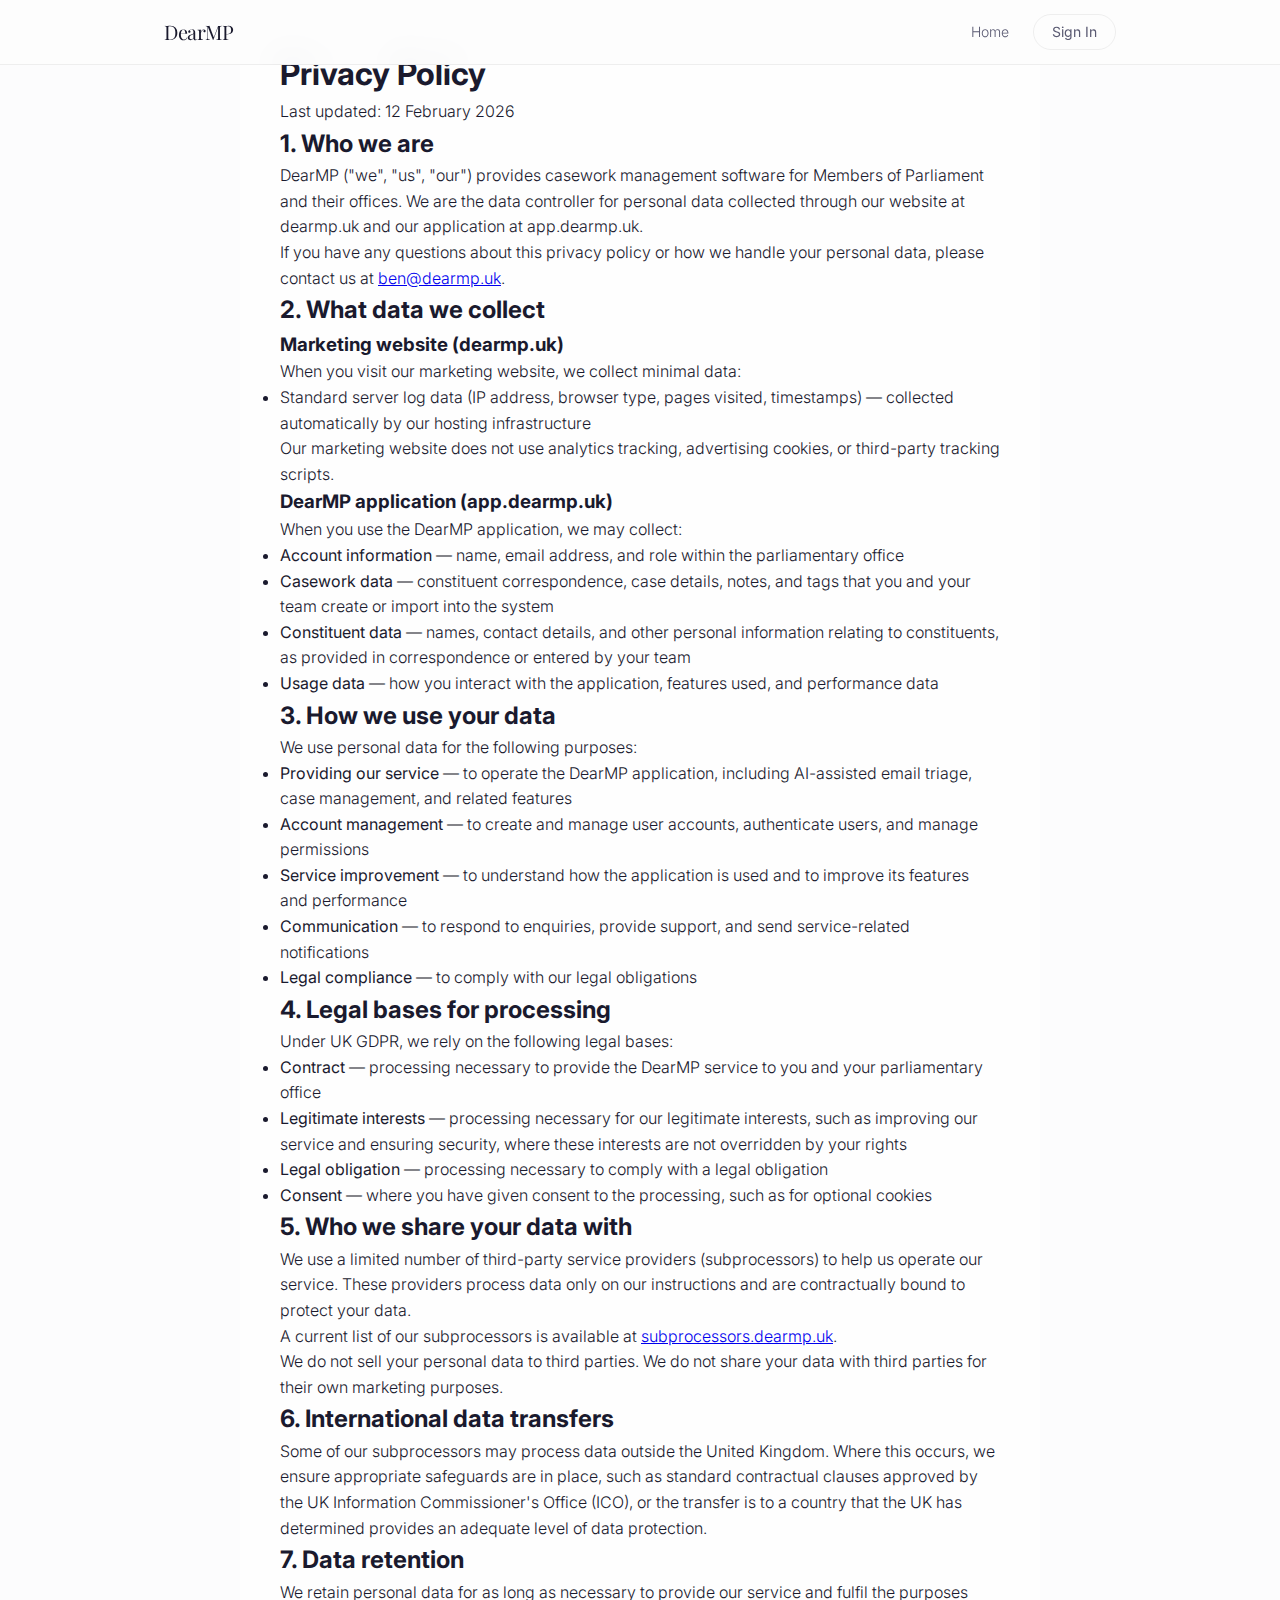
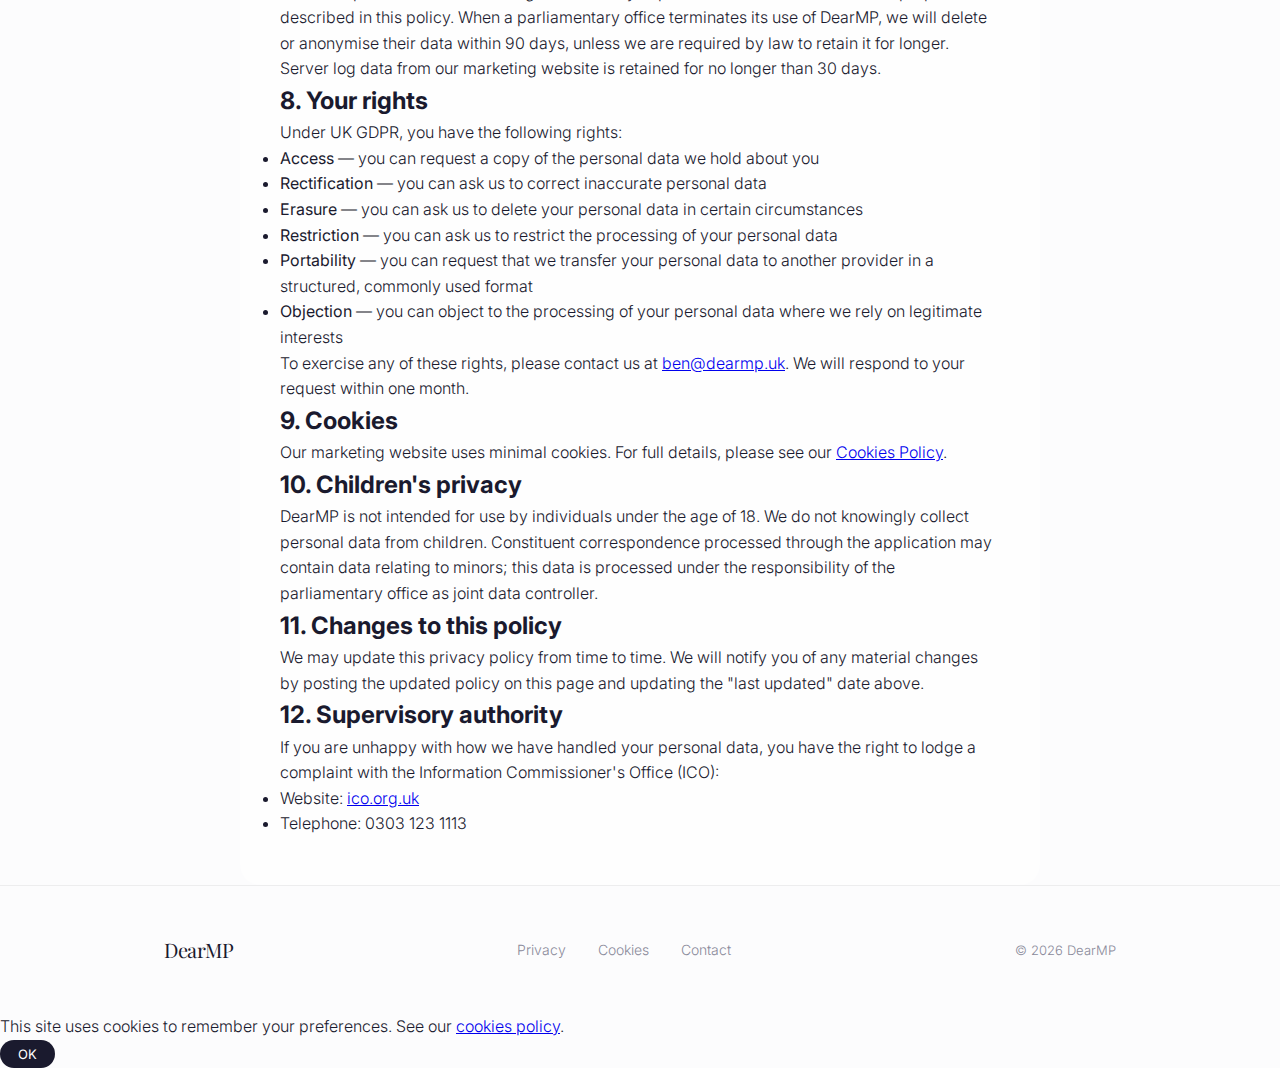
<file: privacy.html>
<!DOCTYPE html>
<html lang="en">
<head>
  <meta charset="UTF-8" />
  <meta name="viewport" content="width=device-width, initial-scale=1.0" />
  <title>Privacy Policy — DearMP</title>
  <meta name="description" content="DearMP privacy policy. How we collect, use, and protect your personal data." />
  <link rel="preconnect" href="https://fonts.googleapis.com" />
  <link rel="preconnect" href="https://fonts.gstatic.com" crossorigin />
  <link href="https://fonts.googleapis.com/css2?family=Inter:wght@300;400;500&family=Playfair+Display:ital,wght@0,300;0,400;1,300;1,400&display=swap" rel="stylesheet" />
  <link rel="icon" type="image/svg+xml" href="favicon.svg" />
  <link rel="stylesheet" href="style.css?v=3" />
</head>
<body>

  <!-- Gradient orbs background -->
  <div class="gradient-bg" aria-hidden="true">
    <div class="orb orb-pink"></div>
    <div class="orb orb-blue"></div>
    <div class="orb orb-green"></div>
    <div class="orb orb-lavender"></div>
    <div class="orb orb-peach"></div>
    <div class="orb orb-mint"></div>
  </div>

  <!-- Navigation -->
  <nav class="nav">
    <div class="nav-inner">
      <a href="/" class="logo">DearMP</a>
      <div class="nav-links">
        <a href="/">Home</a>
        <a href="https://app.dearmp.uk" class="btn btn-sm btn-outline">Sign In</a>
      </div>
    </div>
  </nav>

  <!-- Policy content -->
  <section class="policy-page">
    <div class="container narrow section-overlay">
      <h1 class="policy-title">Privacy Policy</h1>
      <p class="policy-updated">Last updated: 12 February 2026</p>

      <div class="policy-content">
        <h2>1. Who we are</h2>
        <p>
          DearMP ("we", "us", "our") provides casework management software for Members of Parliament and their offices. We are the data controller for personal data collected through our website at dearmp.uk and our application at app.dearmp.uk.
        </p>
        <p>
          If you have any questions about this privacy policy or how we handle your personal data, please contact us at <a href="mailto:ben@dearmp.uk">ben@dearmp.uk</a>.
        </p>

        <h2>2. What data we collect</h2>

        <h3>Marketing website (dearmp.uk)</h3>
        <p>When you visit our marketing website, we collect minimal data:</p>
        <ul>
          <li>Standard server log data (IP address, browser type, pages visited, timestamps) — collected automatically by our hosting infrastructure</li>
        </ul>
        <p>Our marketing website does not use analytics tracking, advertising cookies, or third-party tracking scripts.</p>

        <h3>DearMP application (app.dearmp.uk)</h3>
        <p>When you use the DearMP application, we may collect:</p>
        <ul>
          <li><strong>Account information</strong> — name, email address, and role within the parliamentary office</li>
          <li><strong>Casework data</strong> — constituent correspondence, case details, notes, and tags that you and your team create or import into the system</li>
          <li><strong>Constituent data</strong> — names, contact details, and other personal information relating to constituents, as provided in correspondence or entered by your team</li>
          <li><strong>Usage data</strong> — how you interact with the application, features used, and performance data</li>
        </ul>

        <h2>3. How we use your data</h2>
        <p>We use personal data for the following purposes:</p>
        <ul>
          <li><strong>Providing our service</strong> — to operate the DearMP application, including AI-assisted email triage, case management, and related features</li>
          <li><strong>Account management</strong> — to create and manage user accounts, authenticate users, and manage permissions</li>
          <li><strong>Service improvement</strong> — to understand how the application is used and to improve its features and performance</li>
          <li><strong>Communication</strong> — to respond to enquiries, provide support, and send service-related notifications</li>
          <li><strong>Legal compliance</strong> — to comply with our legal obligations</li>
        </ul>

        <h2>4. Legal bases for processing</h2>
        <p>Under UK GDPR, we rely on the following legal bases:</p>
        <ul>
          <li><strong>Contract</strong> — processing necessary to provide the DearMP service to you and your parliamentary office</li>
          <li><strong>Legitimate interests</strong> — processing necessary for our legitimate interests, such as improving our service and ensuring security, where these interests are not overridden by your rights</li>
          <li><strong>Legal obligation</strong> — processing necessary to comply with a legal obligation</li>
          <li><strong>Consent</strong> — where you have given consent to the processing, such as for optional cookies</li>
        </ul>

        <h2>5. Who we share your data with</h2>
        <p>
          We use a limited number of third-party service providers (subprocessors) to help us operate our service. These providers process data only on our instructions and are contractually bound to protect your data.
        </p>
        <p>
          A current list of our subprocessors is available at <a href="https://subprocessors.dearmp.uk">subprocessors.dearmp.uk</a>.
        </p>
        <p>We do not sell your personal data to third parties. We do not share your data with third parties for their own marketing purposes.</p>

        <h2>6. International data transfers</h2>
        <p>
          Some of our subprocessors may process data outside the United Kingdom. Where this occurs, we ensure appropriate safeguards are in place, such as standard contractual clauses approved by the UK Information Commissioner's Office (ICO), or the transfer is to a country that the UK has determined provides an adequate level of data protection.
        </p>

        <h2>7. Data retention</h2>
        <p>
          We retain personal data for as long as necessary to provide our service and fulfil the purposes described in this policy. When a parliamentary office terminates its use of DearMP, we will delete or anonymise their data within 90 days, unless we are required by law to retain it for longer.
        </p>
        <p>
          Server log data from our marketing website is retained for no longer than 30 days.
        </p>

        <h2>8. Your rights</h2>
        <p>Under UK GDPR, you have the following rights:</p>
        <ul>
          <li><strong>Access</strong> — you can request a copy of the personal data we hold about you</li>
          <li><strong>Rectification</strong> — you can ask us to correct inaccurate personal data</li>
          <li><strong>Erasure</strong> — you can ask us to delete your personal data in certain circumstances</li>
          <li><strong>Restriction</strong> — you can ask us to restrict the processing of your personal data</li>
          <li><strong>Portability</strong> — you can request that we transfer your personal data to another provider in a structured, commonly used format</li>
          <li><strong>Objection</strong> — you can object to the processing of your personal data where we rely on legitimate interests</li>
        </ul>
        <p>
          To exercise any of these rights, please contact us at <a href="mailto:ben@dearmp.uk">ben@dearmp.uk</a>. We will respond to your request within one month.
        </p>

        <h2>9. Cookies</h2>
        <p>
          Our marketing website uses minimal cookies. For full details, please see our <a href="/cookies">Cookies Policy</a>.
        </p>

        <h2>10. Children's privacy</h2>
        <p>
          DearMP is not intended for use by individuals under the age of 18. We do not knowingly collect personal data from children. Constituent correspondence processed through the application may contain data relating to minors; this data is processed under the responsibility of the parliamentary office as joint data controller.
        </p>

        <h2>11. Changes to this policy</h2>
        <p>
          We may update this privacy policy from time to time. We will notify you of any material changes by posting the updated policy on this page and updating the "last updated" date above.
        </p>

        <h2>12. Supervisory authority</h2>
        <p>
          If you are unhappy with how we have handled your personal data, you have the right to lodge a complaint with the Information Commissioner's Office (ICO):
        </p>
        <ul>
          <li>Website: <a href="https://ico.org.uk" target="_blank" rel="noopener">ico.org.uk</a></li>
          <li>Telephone: 0303 123 1113</li>
        </ul>
      </div>
    </div>
  </section>

  <!-- Footer -->
  <footer class="footer">
    <div class="container">
      <div class="footer-inner">
        <a href="/" class="logo">DearMP</a>
        <div class="footer-links">
          <a href="/privacy">Privacy</a>
          <a href="/cookies">Cookies</a>
          <a href="mailto:ben@dearmp.uk">Contact</a>
        </div>
        <p class="copyright">&copy; 2026 DearMP</p>
      </div>
    </div>
  </footer>

  <!-- Cookie banner -->
  <div id="cookie-banner" class="cookie-banner">
    <p>This site uses cookies to remember your preferences. See our <a href="/cookies">cookies policy</a>.</p>
    <button onclick="document.getElementById('cookie-banner').classList.add('cookie-banner-hidden');localStorage.setItem('dearmp-cookies','1')" class="btn btn-sm btn-primary">OK</button>
  </div>
  <script>if(localStorage.getItem('dearmp-cookies'))document.getElementById('cookie-banner').classList.add('cookie-banner-hidden')</script>

</body>
</html>
</file>
<file: style.css>
/* ============================================
   DearMP Landing Page
   Style: soft layered pastel gradients on white
   ============================================ */

*,
*::before,
*::after {
  margin: 0;
  padding: 0;
  box-sizing: border-box;
}

:root {
  --pink: rgba(244, 170, 184, 0.45);
  --blue: rgba(162, 195, 244, 0.4);
  --green: rgba(162, 228, 199, 0.35);
  --lavender: rgba(196, 176, 236, 0.35);
  --peach: rgba(248, 200, 160, 0.35);
  --mint: rgba(170, 230, 220, 0.3);

  --text: #1a1a2e;
  --text-light: #5a5a72;
  --text-muted: #8a8a9a;
  --bg: #fcfcfd;
  --card-border: rgba(0, 0, 0, 0.06);
  --card-bg: rgba(255, 255, 255, 0.7);
}

html {
  scroll-behavior: smooth;
}

body {
  font-family: 'Inter', -apple-system, BlinkMacSystemFont, sans-serif;
  color: var(--text);
  background: var(--bg);
  line-height: 1.6;
  font-weight: 300;
  -webkit-font-smoothing: antialiased;
  overflow-x: hidden;
  position: relative;
}

/* ---- Layout ---- */

.container {
  max-width: 1000px;
  margin: 0 auto;
  padding: 0 24px;
  position: relative;
  z-index: 1;
}

.container.narrow {
  max-width: 800px;
}

.section {
  padding: 96px 0;
}

/* White overlay for sections below the hero */
.section-overlay {
  background: rgba(255, 255, 255, 0.5);
  border-radius: 20px;
  padding: 48px 40px;
}

.section-overlay-second {
  margin-top: 48px;
}

.text-center {
  text-align: center;
}

/* ---- Navigation ---- */

.nav {
  position: fixed;
  top: 0;
  left: 0;
  right: 0;
  z-index: 50;
  background: rgba(252, 252, 253, 0.8);
  backdrop-filter: blur(16px);
  -webkit-backdrop-filter: blur(16px);
  border-bottom: 1px solid var(--card-border);
}

.nav-inner {
  max-width: 1000px;
  margin: 0 auto;
  padding: 0 24px;
  display: flex;
  align-items: center;
  justify-content: space-between;
  height: 64px;
}

.logo {
  font-family: 'Playfair Display', Georgia, serif;
  font-size: 1.25rem;
  font-weight: 400;
  color: var(--text);
  text-decoration: none;
  letter-spacing: -0.02em;
}

.nav-links {
  display: flex;
  align-items: center;
  gap: 24px;
}

.nav-links a {
  font-size: 0.875rem;
  color: var(--text-light);
  text-decoration: none;
  transition: color 0.2s;
}

.nav-links a:hover {
  color: var(--text);
}

/* ---- Buttons ---- */

.btn {
  display: inline-flex;
  align-items: center;
  gap: 8px;
  font-family: inherit;
  font-weight: 400;
  font-size: 0.9375rem;
  border-radius: 100px;
  padding: 12px 28px;
  text-decoration: none;
  transition: all 0.2s ease;
  cursor: pointer;
  border: none;
}

.btn-sm {
  padding: 6px 18px;
  font-size: 0.8125rem;
}

.btn-primary {
  background: var(--text);
  color: #fff;
}

.btn-primary:hover {
  background: #2a2a42;
  transform: translateY(-1px);
  box-shadow: 0 4px 20px rgba(26, 26, 46, 0.2);
}

.btn-outline {
  background: transparent;
  color: var(--text-light);
  border: 1px solid var(--card-border);
}

.btn-outline:hover {
  background: rgba(0, 0, 0, 0.03);
  color: var(--text);
}

/* ---- Hero ---- */

.hero {
  padding-top: 160px;
  padding-bottom: 96px;
  position: relative;
  z-index: 1;
  overflow: hidden;
}

.hero-text {
  position: relative;
  z-index: 2;
  max-width: 580px;
}

.hero-title {
  font-family: 'Playfair Display', Georgia, serif;
  font-size: clamp(2rem, 5vw, 3.25rem);
  font-weight: 300;
  line-height: 1.25;
  letter-spacing: -0.02em;
  margin-bottom: 24px;
  color: var(--text);
}

.hero-sub {
  font-size: 1.125rem;
  color: var(--text-light);
  margin-bottom: 40px;
  max-width: 500px;
}

/* ---- Banner ---- */

.banner {
  background: #2a2a3d;
  color: #fff;
  padding: 64px 0;
  position: relative;
  z-index: 1;
}

.banner-text {
  font-family: 'Playfair Display', Georgia, serif;
  font-style: regular;
  font-size: clamp(1.25rem, 2.5vw, 1.5rem);
  line-height: 1.55;
  font-weight: 300;
  color: rgba(255, 255, 255, 0.85);
}

/* ---- Dividers ---- */

.divider {
  border: none;
  border-top: 1px solid var(--card-border);
  max-width: 1000px;
  margin: 0 auto;
  position: relative;
  z-index: 1;
}

.divider-inner {
  border: none;
  border-top: 1px solid var(--card-border);
  margin: 64px 0;
}

/* ---- Section labels ---- */

.section-label {
  font-size: 0.75rem;
  text-transform: uppercase;
  letter-spacing: 0.12em;
  color: var(--text-muted);
  margin-bottom: 48px;
  font-weight: 400;
}

.coming-soon {
  font-size: 0.75rem;
  text-transform: uppercase;
  letter-spacing: 0.12em;
  color: var(--text-muted);
  margin-bottom: 12px;
  font-weight: 400;
}

/* ---- Features ---- */

.feature {
  padding: 0;
}

.feature-grid {
  display: grid;
  grid-template-columns: 1fr 1fr;
  gap: 48px;
  align-items: start;
}

.feature-title {
  font-family: 'Playfair Display', Georgia, serif;
  font-size: clamp(1.5rem, 3vw, 2.25rem);
  font-weight: 300;
  line-height: 1.3;
  letter-spacing: -0.02em;
  margin-bottom: 16px;
}

.feature-desc {
  color: var(--text-light);
  line-height: 1.7;
}

/* Feature items list */

.feature-items {
  display: flex;
  flex-direction: column;
  gap: 20px;
}

.feature-item {
  display: flex;
  align-items: flex-start;
  gap: 16px;
}

.icon-circle {
  width: 40px;
  height: 40px;
  border-radius: 50%;
  border: 1px solid var(--card-border);
  background: var(--card-bg);
  display: flex;
  align-items: center;
  justify-content: center;
  flex-shrink: 0;
  color: var(--text-light);
}

.item-title {
  font-weight: 400;
  margin-bottom: 2px;
  color: var(--text);
}

.item-desc {
  font-size: 0.875rem;
  color: var(--text-muted);
}

/* Role cards */

.role-cards {
  display: flex;
  flex-direction: column;
  gap: 12px;
}

.role-card {
  display: flex;
  align-items: center;
  gap: 16px;
  padding: 16px 20px;
  border: 1px solid var(--card-border);
  border-radius: 12px;
  background: var(--card-bg);
  backdrop-filter: blur(8px);
  color: var(--text-light);
}

/* ---- Mission ---- */

.mission-title {
  font-family: 'Playfair Display', Georgia, serif;
  font-size: clamp(1.5rem, 3vw, 2.25rem);
  font-weight: 300;
  line-height: 1.35;
  letter-spacing: -0.02em;
  margin-bottom: 32px;
}

.mission-text {
  display: flex;
  flex-direction: column;
  gap: 20px;
  color: var(--text-light);
  line-height: 1.7;
}

/* ---- CTA ---- */

.cta-section {
  padding-bottom: 96px;
}

.cta-title {
  font-family: 'Playfair Display', Georgia, serif;
  font-size: clamp(1.5rem, 3vw, 2.25rem);
  font-weight: 300;
  line-height: 1.35;
  letter-spacing: -0.02em;
  margin-bottom: 16px;
}

.cta-sub {
  color: var(--text-light);
  margin-bottom: 40px;
  max-width: 480px;
  margin-left: auto;
  margin-right: auto;
}

/* ---- Footer ---- */

.footer {
  border-top: 1px solid var(--card-border);
  padding: 48px 0;
  position: relative;
  z-index: 1;
}

.footer-inner {
  display: flex;
  align-items: center;
  justify-content: space-between;
  flex-wrap: wrap;
  gap: 24px;
}

.footer-links {
  display: flex;
  gap: 32px;
}

.footer-links a {
  font-size: 0.875rem;
  color: var(--text-muted);
  text-decoration: none;
  transition: color 0.2s;
}

.footer-links a:hover {
  color: var(--text);
}

.copyright {
  font-size: 0.8125rem;
  color: var(--text-muted);
}

/* ============================================
   DIAGRAMS
   ============================================ */

.diagram {
  display: flex;
  align-items: center;
  justify-content: center;
}

/* ---- Hero bar chart diagram ---- */

.bar-chart {
  display: flex;
  align-items: flex-end;
  gap: 32px;
  height: 280px;
  padding-bottom: 20px;
}

.bar-col {
  position: relative;
  width: 22px;
  height: 100%;
  display: flex;
  flex-direction: column;
  justify-content: flex-end;
  align-items: center;
}

.bar-trail {
  width: 22px;
  border-radius: 11px;
  position: absolute;
  bottom: 0;
  filter: blur(20px);
}

.bar-trail-blue {
  height: 75%;
  background: #C5EFFC;
}

.bar-trail-yellow {
  height: 45%;
  background: #FEFCCF;
}

.bar-trail-pink {
  height: 90%;
  background: #FFDAE0;
}

.bar-dot {
  width: 20px;
  height: 20px;
  border-radius: 50%;
  position: absolute;
  bottom: 0;
  box-shadow:
    0 0.5px 1px rgba(0, 0, 0, 0.15),
    inset 2px 2px 4px rgba(255, 255, 255, 0.25);
}

.bar-dot-blue {
  background: #4BD5FF;
}

.bar-dot-yellow {
  background: #FFDD55;
}

.bar-dot-pink {
  background: #FF4866;
}

/* ---- Campaign cluster diagram ---- */

.campaign-visual {
  position: relative;
  width: 260px;
  height: 200px;
}

.cluster {
  position: absolute;
}

.cluster-left {
  left: 20px;
  top: 30px;
}

.cluster-right {
  right: 20px;
  top: 60px;
}

.cluster-dot {
  width: 16px;
  height: 16px;
  border-radius: 50%;
  position: absolute;
  box-shadow:
    0 0.5px 1px rgba(0, 0, 0, 0.15),
    inset 2px 2px 4px rgba(255, 255, 255, 0.25);
}

/* Left cluster — blue tones */
.cd-1 { background: #4BD5FF; top: 0; left: 0; }
.cd-2 { background: #4BD5FF; top: 24px; left: 20px; }
.cd-3 { background: #4BD5FF; top: 8px; left: 40px; }

/* Right cluster — pink tones */
.cd-4 { background: #FF4866; top: 0; left: 0; }
.cd-5 { background: #FF4866; top: 20px; left: 24px; }
.cd-6 { background: #FF4866; top: -4px; left: 48px; }
.cd-7 { background: #FF4866; top: 24px; left: 52px; }

/* Cluster connecting lines */
.cluster-line {
  position: absolute;
  height: 2px;
  border-radius: 1px;
  opacity: 0.3;
}

.cl-1 {
  background: #4BD5FF;
  width: 30px;
  top: 8px;
  left: 14px;
  transform: rotate(15deg);
}

.cl-2 {
  background: #4BD5FF;
  width: 24px;
  top: 20px;
  left: 30px;
  transform: rotate(-20deg);
}

.cl-3 {
  background: #FF4866;
  width: 30px;
  top: 8px;
  left: 14px;
  transform: rotate(-8deg);
}

.cl-4 {
  background: #FF4866;
  width: 30px;
  top: 16px;
  left: 34px;
  transform: rotate(10deg);
}

.cl-5 {
  background: #FF4866;
  width: 20px;
  top: 26px;
  left: 18px;
  transform: rotate(25deg);
}

/* Scattered unclustered dots — yellow (not yet identified) */
.scatter-dot {
  width: 12px;
  height: 12px;
  border-radius: 50%;
  position: absolute;
  background: #FFDD55;
  box-shadow:
    0 0.5px 1px rgba(0, 0, 0, 0.12),
    inset 2px 2px 4px rgba(255, 255, 255, 0.25);
  opacity: 0.6;
}

.scatter-dots {
  position: absolute;
  inset: 0;
}

.sd-1 { top: 10px; left: 120px; }
.sd-2 { bottom: 30px; left: 80px; }
.sd-3 { bottom: 20px; right: 90px; }

/* Glow blobs behind clusters */
.cluster-left::before {
  content: '';
  position: absolute;
  width: 80px;
  height: 80px;
  border-radius: 50%;
  background: rgba(75, 213, 255, 0.2);
  filter: blur(20px);
  top: -10px;
  left: -5px;
}

.cluster-right::before {
  content: '';
  position: absolute;
  width: 100px;
  height: 80px;
  border-radius: 50%;
  background: rgba(255, 72, 102, 0.18);
  filter: blur(20px);
  top: -10px;
  left: -5px;
}

/* ---- Hansard document diagram ---- */

.hansard-visual {
  position: relative;
  width: 240px;
  height: 200px;
  display: flex;
  flex-direction: column;
  gap: 8px;
  padding-top: 10px;
}

.hansard-doc {
  position: relative;
  background: rgba(255, 255, 255, 0.8);
  border: 1px solid var(--card-border);
  border-radius: 8px;
  padding: 12px 14px;
  display: flex;
  flex-direction: column;
  gap: 6px;
}

.hansard-line {
  height: 4px;
  border-radius: 2px;
  background: rgba(0, 0, 0, 0.08);
}

.hl-long  { width: 100%; }
.hl-med   { width: 70%; }
.hl-short { width: 45%; }

/* Highlighted matching line in first two docs */
.hansard-highlight {
  position: absolute;
  height: 4px;
  border-radius: 2px;
  width: 50%;
  right: 14px;
  top: 22px;
  background: linear-gradient(90deg, #FFDD55, #FF4866);
  opacity: 0.6;
}

.hansard-doc-2 .hansard-highlight {
  top: 16px;
  width: 40%;
  background: linear-gradient(90deg, #4BD5FF, #FFDD55);
  opacity: 0.5;
}

/* Connector line between highlighted docs */
.hansard-connector {
  position: absolute;
  right: -12px;
  top: 28px;
  width: 3px;
  height: 60px;
  border-radius: 2px;
  background: linear-gradient(180deg, rgba(255, 72, 102, 0.35), rgba(75, 213, 255, 0.35));
}

.hansard-connector::before,
.hansard-connector::after {
  content: '';
  position: absolute;
  width: 12px;
  height: 2px;
  background: rgba(255, 72, 102, 0.3);
  right: 0;
}

.hansard-connector::before {
  top: 0;
}

.hansard-connector::after {
  bottom: 0;
  background: rgba(75, 213, 255, 0.3);
}

/* Third doc is dimmed — no match */
.hansard-doc-3 {
  opacity: 0.45;
}

/* ---- Responsive ---- */

@media (max-width: 768px) {
  .hero-grid {
    grid-template-columns: 1fr;
  }

  .diagram-bars {
    display: none;
  }

  .feature-grid {
    grid-template-columns: 1fr;
    gap: 32px;
  }

  .hero {
    padding-top: 120px;
    padding-bottom: 64px;
  }

  .section {
    padding: 64px 0;
  }

  .section-overlay {
    padding: 32px 20px;
  }

  .footer-inner {
    flex-direction: column;
    text-align: center;
  }

}
</file>
<file: hero-visual.css>
/* ============================================
   Hero visual — orbs, channel lines & dots
   ============================================ */

/* ---- Gradient orb background ---- */

.gradient-bg {
  position: fixed;
  inset: 0;
  z-index: 0;
  pointer-events: none;
  overflow: hidden;
}

.orb {
  position: absolute;
  border-radius: 50%;
  filter: blur(80px);
  will-change: transform;
  animation: float 20s ease-in-out infinite;
}

.orb-pink {
  width: 600px;
  height: 600px;
  background: var(--pink);
  top: -5%;
  right: -5%;
  animation-delay: 0s;
}

.orb-blue {
  width: 500px;
  height: 500px;
  background: var(--blue);
  top: 20%;
  left: -10%;
  animation-delay: -4s;
}

.orb-green {
  width: 450px;
  height: 450px;
  background: var(--green);
  top: 50%;
  left: 30%;
  animation-delay: -8s;
}

.orb-lavender {
  width: 550px;
  height: 550px;
  background: var(--lavender);
  top: 60%;
  right: 5%;
  animation-delay: -12s;
}

.orb-peach {
  width: 400px;
  height: 400px;
  background: var(--peach);
  top: 35%;
  right: 25%;
  animation-delay: -16s;
}

.orb-mint {
  width: 350px;
  height: 350px;
  background: var(--mint);
  bottom: 5%;
  left: 10%;
  animation-delay: -6s;
}

@keyframes float {
  0%, 100% { transform: translate(0, 0) scale(1); }
  25%      { transform: translate(30px, -20px) scale(1.05); }
  50%      { transform: translate(-20px, 15px) scale(0.95); }
  75%      { transform: translate(15px, 25px) scale(1.02); }
}

/* ---- Hero SVG visual ---- */

.hero-visual {
  position: relative;
  pointer-events: none;
  z-index: 0;
}

.hero-visual svg {
  display: block;
  width: 100%;
}

/* ---- Responsive ---- */

@media (max-width: 768px) {
  .hero-visual {
    display: none;
  }

  .orb {
    filter: blur(60px);
  }

  .orb-pink   { width: 350px; height: 350px; }
  .orb-blue   { width: 300px; height: 300px; }
  .orb-green  { width: 280px; height: 280px; }
  .orb-lavender { width: 320px; height: 320px; }
  .orb-peach  { width: 250px; height: 250px; }
  .orb-mint   { width: 200px; height: 200px; }
}
</file>
